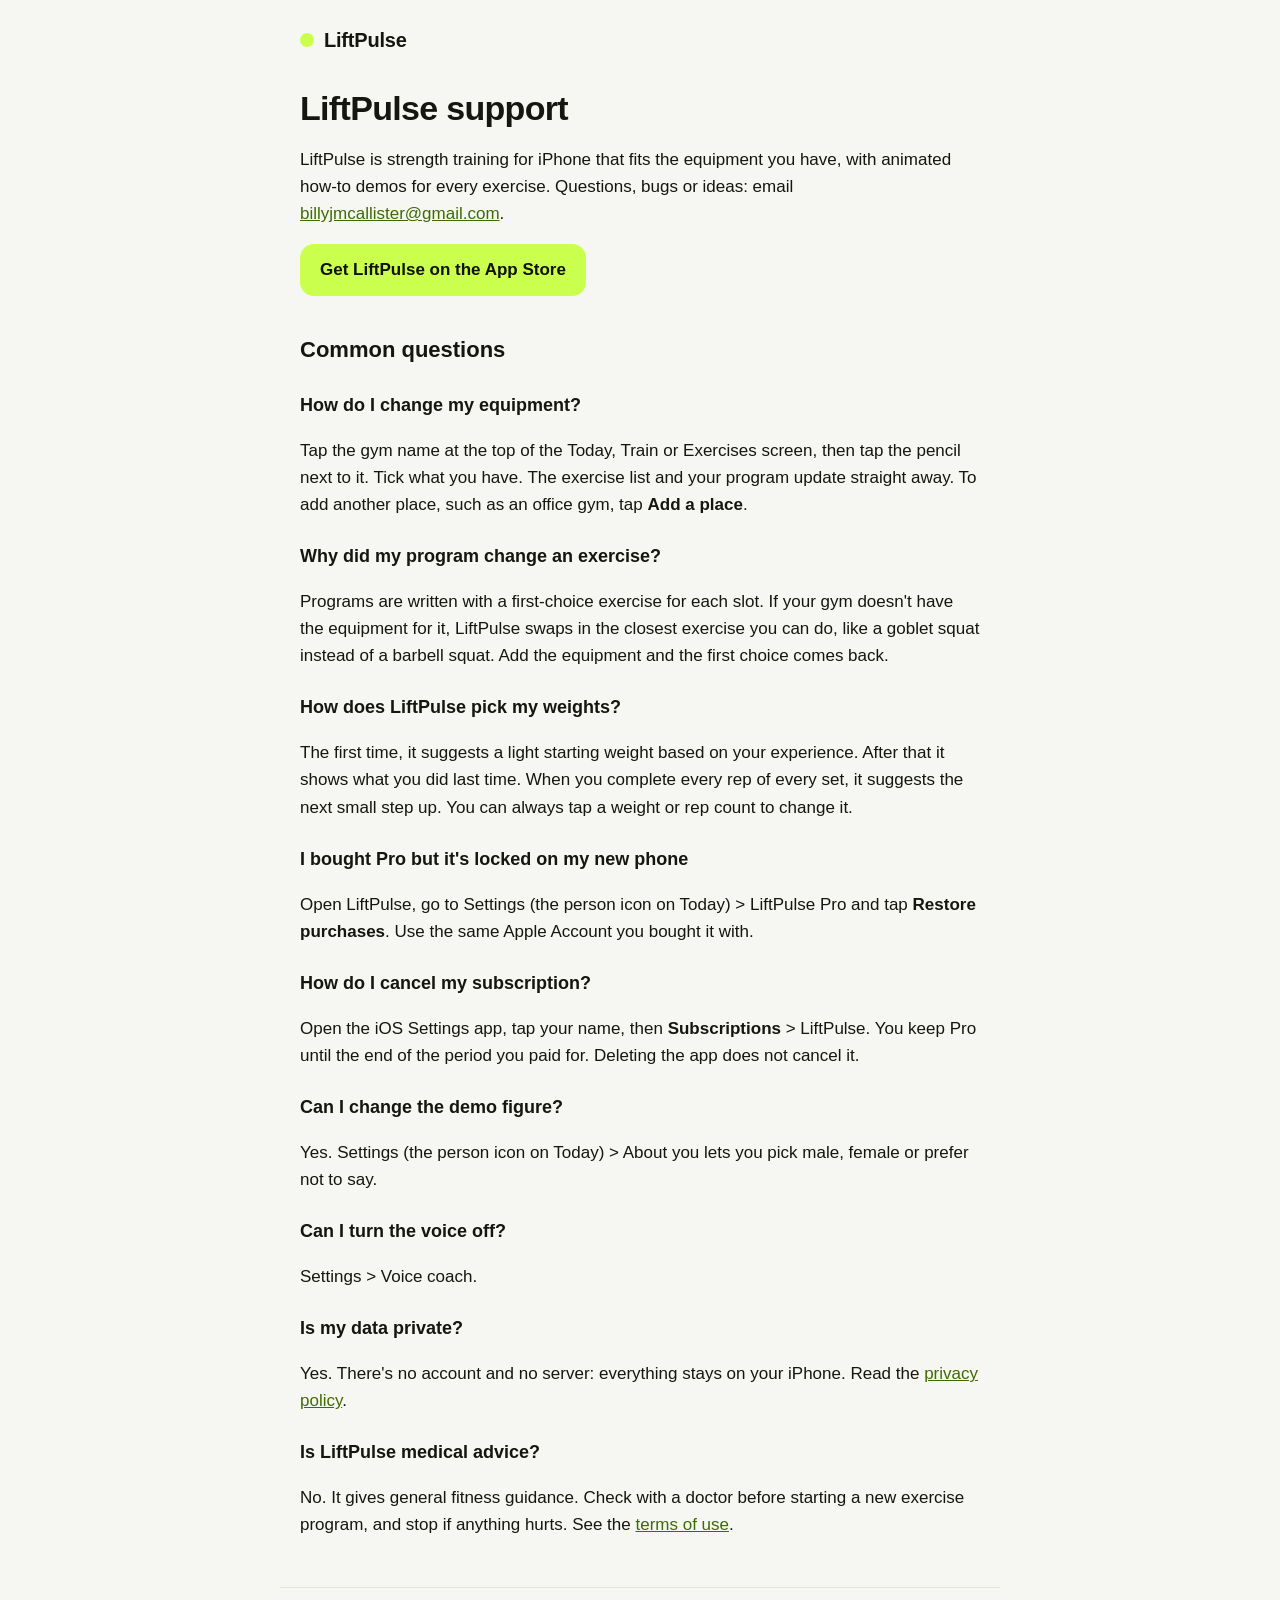
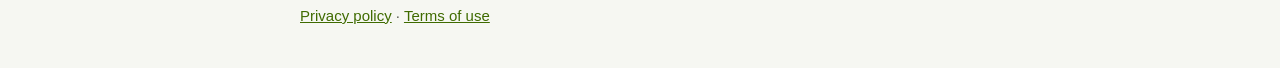
<file: index.html>
<!doctype html>
<html lang="en">
<head>
<meta charset="utf-8">
<meta name="viewport" content="width=device-width, initial-scale=1">
<title>LiftPulse Support</title>
<link rel="stylesheet" href="style.css">
</head>
<body>
<header>
  <a class="brand" href="index.html"><span class="dot"></span>LiftPulse</a>
</header>
<main>
<h1>LiftPulse support</h1>
<p>LiftPulse is strength training for iPhone that fits the equipment you have, with animated
how-to demos for every exercise. Questions, bugs or ideas: email
<a href="mailto:billyjmcallister@gmail.com?subject=LiftPulse">billyjmcallister@gmail.com</a>.</p>
<p><a class="button" href="https://apps.apple.com/app/id6831231960">Get LiftPulse on the App Store</a></p>

<h2>Common questions</h2>

<h3>How do I change my equipment?</h3>
<p>Tap the gym name at the top of the Today, Train or Exercises screen, then tap the pencil next
to it. Tick what you have. The exercise list and your program update straight away. To add
another place, such as an office gym, tap <strong>Add a place</strong>.</p>

<h3>Why did my program change an exercise?</h3>
<p>Programs are written with a first-choice exercise for each slot. If your gym doesn't have the
equipment for it, LiftPulse swaps in the closest exercise you can do, like a goblet squat instead
of a barbell squat. Add the equipment and the first choice comes back.</p>

<h3>How does LiftPulse pick my weights?</h3>
<p>The first time, it suggests a light starting weight based on your experience. After that it
shows what you did last time. When you complete every rep of every set, it suggests the next
small step up. You can always tap a weight or rep count to change it.</p>

<h3>I bought Pro but it's locked on my new phone</h3>
<p>Open LiftPulse, go to Settings (the person icon on Today) &gt; LiftPulse Pro and tap
<strong>Restore purchases</strong>. Use the same Apple Account you bought it with.</p>

<h3>How do I cancel my subscription?</h3>
<p>Open the iOS Settings app, tap your name, then <strong>Subscriptions</strong> &gt; LiftPulse.
You keep Pro until the end of the period you paid for. Deleting the app does not cancel it.</p>

<h3>Can I change the demo figure?</h3>
<p>Yes. Settings (the person icon on Today) &gt; About you lets you pick male, female or prefer
not to say.</p>

<h3>Can I turn the voice off?</h3>
<p>Settings &gt; Voice coach.</p>

<h3>Is my data private?</h3>
<p>Yes. There's no account and no server: everything stays on your iPhone.
Read the <a href="privacy.html">privacy policy</a>.</p>

<h3>Is LiftPulse medical advice?</h3>
<p>No. It gives general fitness guidance. Check with a doctor before starting a new exercise
program, and stop if anything hurts. See the <a href="terms.html">terms of use</a>.</p>
</main>
<footer><a href="privacy.html">Privacy policy</a> · <a href="terms.html">Terms of use</a></footer>
</body>
</html>
</file>
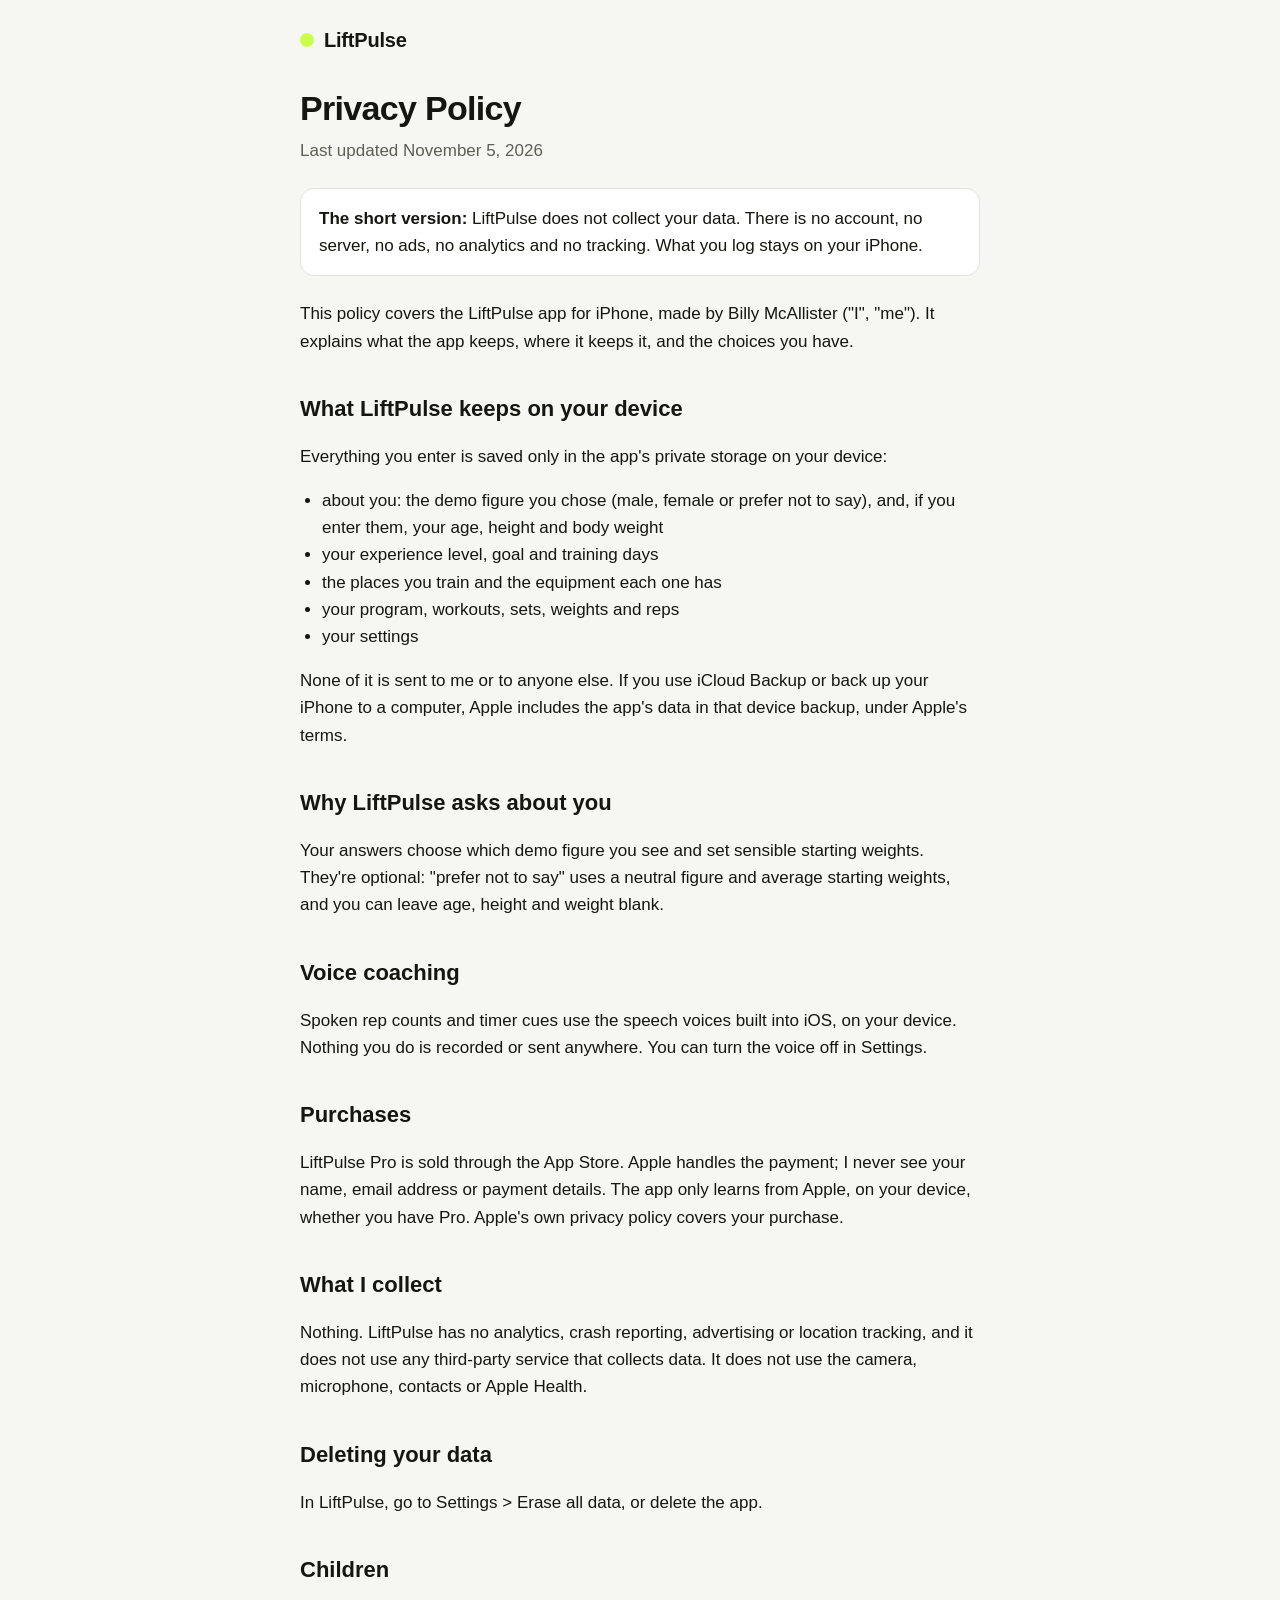
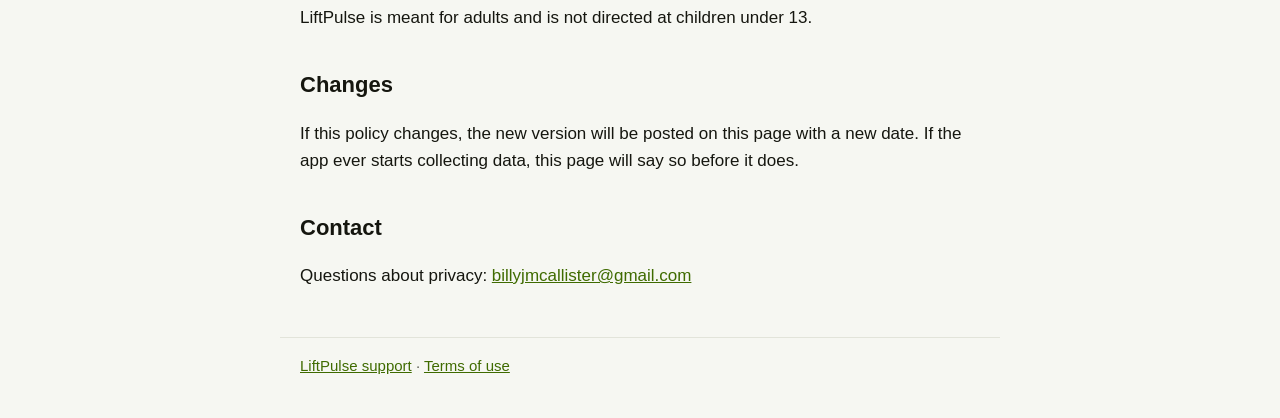
<file: privacy.html>
<!doctype html>
<html lang="en">
<head>
<meta charset="utf-8">
<meta name="viewport" content="width=device-width, initial-scale=1">
<title>LiftPulse Privacy Policy</title>
<link rel="stylesheet" href="style.css">
</head>
<body>
<header>
  <a class="brand" href="index.html"><span class="dot"></span>LiftPulse</a>
</header>
<main>
<h1>Privacy Policy</h1>
<p class="muted">Last updated November 5, 2026</p>

<div class="callout">
  <strong>The short version:</strong> LiftPulse does not collect your data. There is no account,
  no server, no ads, no analytics and no tracking. What you log stays on your iPhone.
</div>

<p>This policy covers the LiftPulse app for iPhone, made by Billy McAllister ("I", "me"). It
explains what the app keeps, where it keeps it, and the choices you have.</p>

<h2>What LiftPulse keeps on your device</h2>
<p>Everything you enter is saved only in the app's private storage on your device:</p>
<ul>
  <li>about you: the demo figure you chose (male, female or prefer not to say), and, if you
  enter them, your age, height and body weight</li>
  <li>your experience level, goal and training days</li>
  <li>the places you train and the equipment each one has</li>
  <li>your program, workouts, sets, weights and reps</li>
  <li>your settings</li>
</ul>
<p>None of it is sent to me or to anyone else. If you use iCloud Backup or back up your iPhone
to a computer, Apple includes the app's data in that device backup, under Apple's terms.</p>

<h2>Why LiftPulse asks about you</h2>
<p>Your answers choose which demo figure you see and set sensible starting weights. They're
optional: "prefer not to say" uses a neutral figure and average starting weights, and you can
leave age, height and weight blank.</p>

<h2>Voice coaching</h2>
<p>Spoken rep counts and timer cues use the speech voices built into iOS, on your device. Nothing
you do is recorded or sent anywhere. You can turn the voice off in Settings.</p>

<h2>Purchases</h2>
<p>LiftPulse Pro is sold through the App Store. Apple handles the payment; I never see your name,
email address or payment details. The app only learns from Apple, on your device, whether you
have Pro. Apple's own privacy policy covers your purchase.</p>

<h2>What I collect</h2>
<p>Nothing. LiftPulse has no analytics, crash reporting, advertising or location tracking, and it
does not use any third-party service that collects data. It does not use the camera, microphone,
contacts or Apple Health.</p>

<h2>Deleting your data</h2>
<p>In LiftPulse, go to Settings &gt; Erase all data, or delete the app.</p>

<h2>Children</h2>
<p>LiftPulse is meant for adults and is not directed at children under 13.</p>

<h2>Changes</h2>
<p>If this policy changes, the new version will be posted on this page with a new date. If the
app ever starts collecting data, this page will say so before it does.</p>

<h2>Contact</h2>
<p>Questions about privacy: <a href="mailto:billyjmcallister@gmail.com">billyjmcallister@gmail.com</a></p>
</main>
<footer><a href="index.html">LiftPulse support</a> · <a href="terms.html">Terms of use</a></footer>
</body>
</html>
</file>
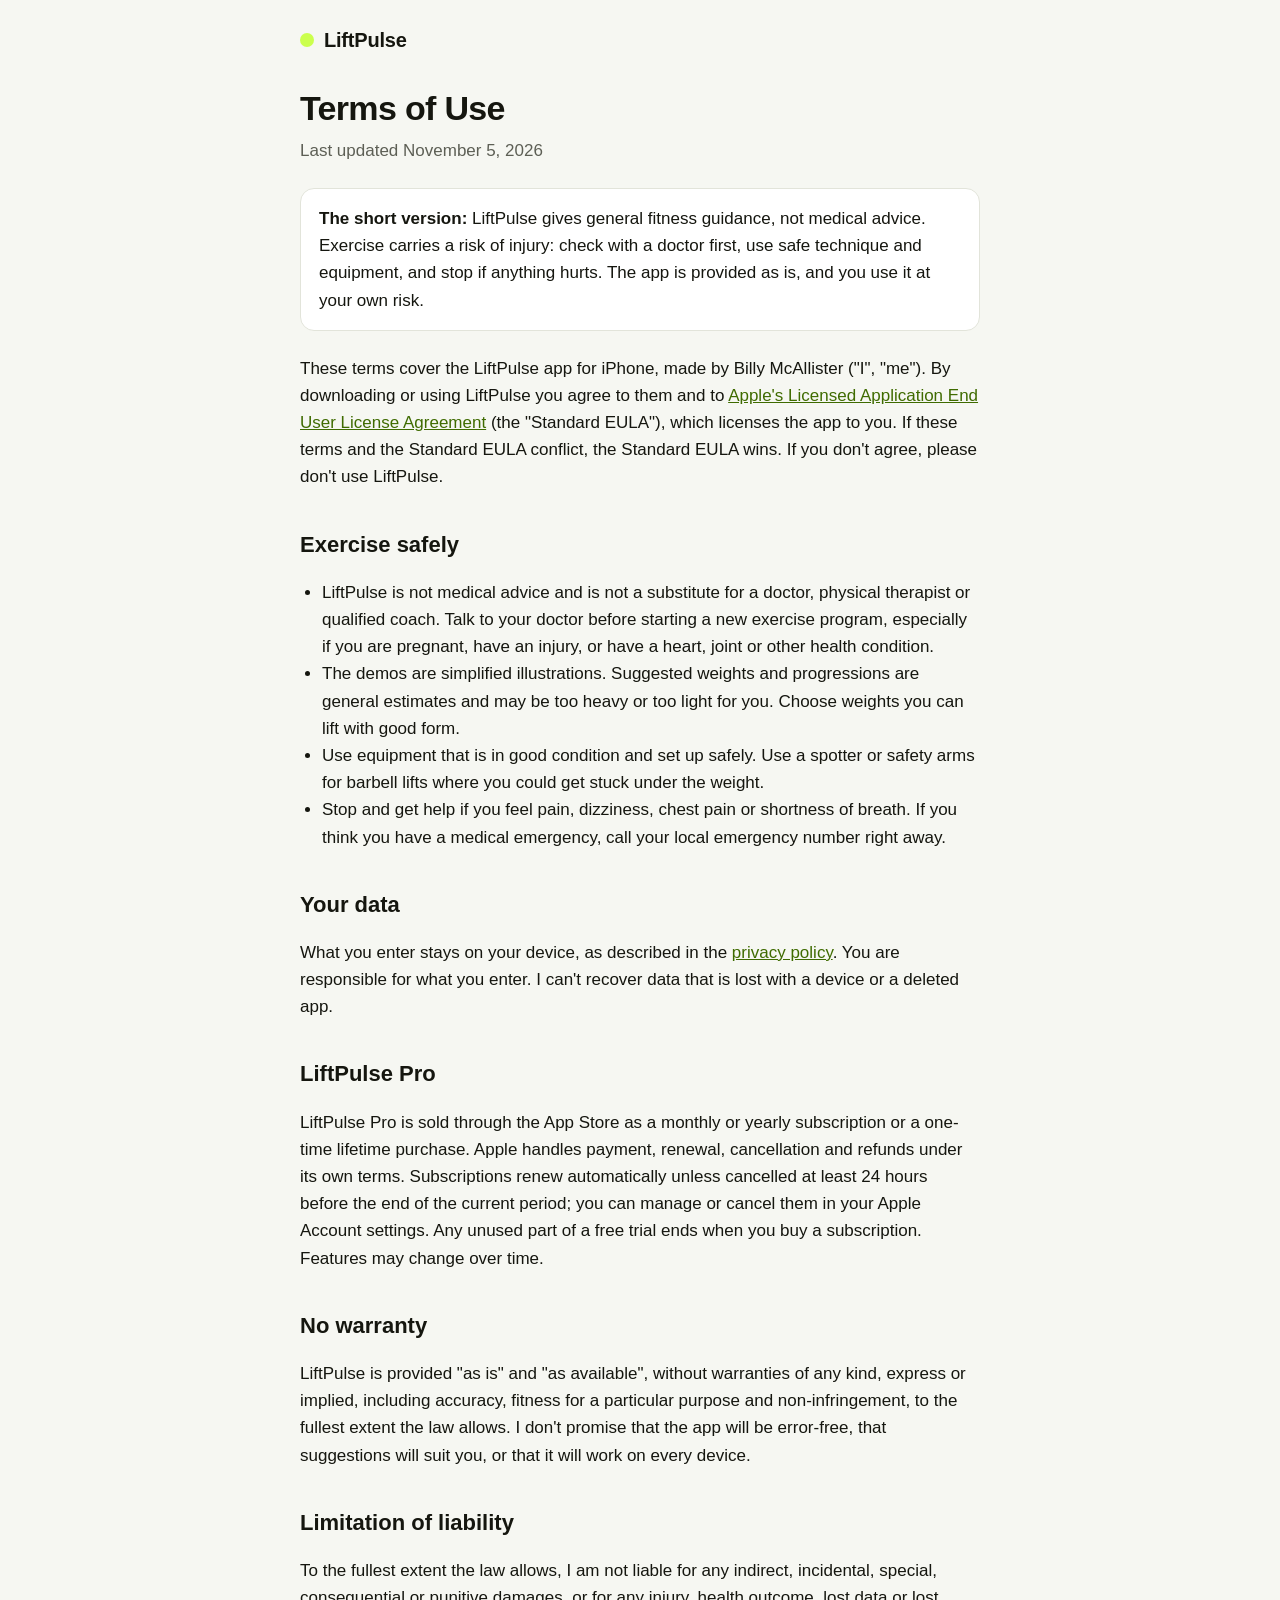
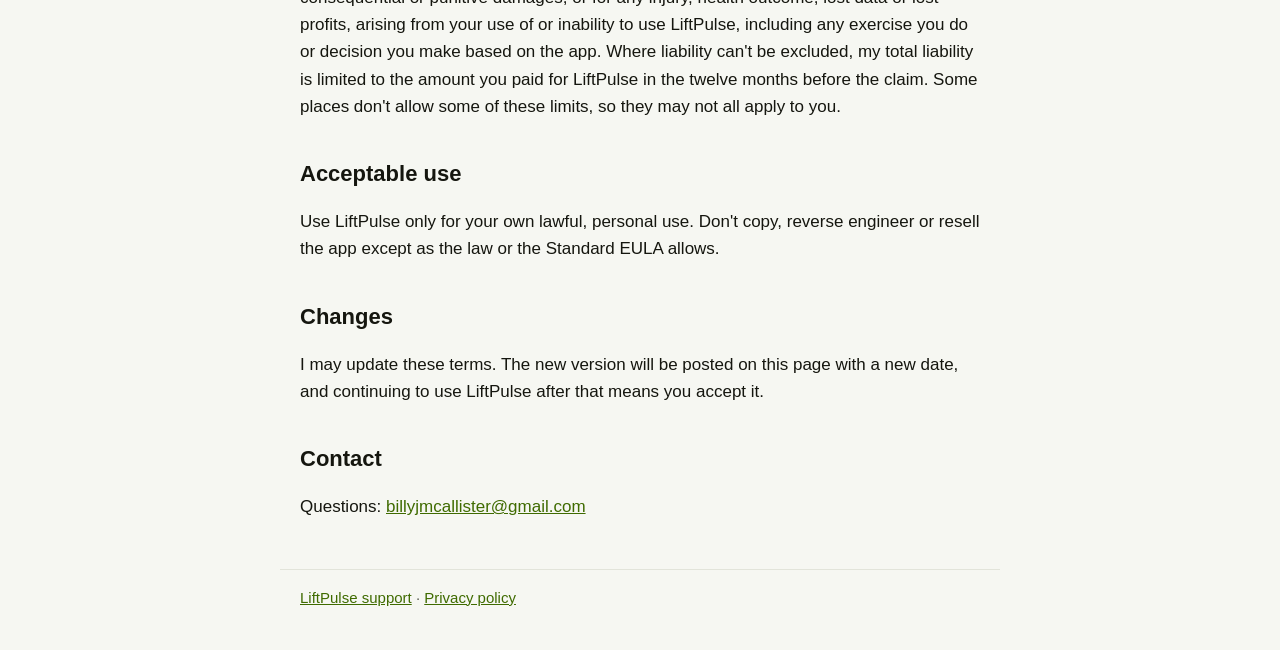
<file: terms.html>
<!doctype html>
<html lang="en">
<head>
<meta charset="utf-8">
<meta name="viewport" content="width=device-width, initial-scale=1">
<title>LiftPulse Terms of Use</title>
<link rel="stylesheet" href="style.css">
</head>
<body>
<header>
  <a class="brand" href="index.html"><span class="dot"></span>LiftPulse</a>
</header>
<main>
<h1>Terms of Use</h1>
<p class="muted">Last updated November 5, 2026</p>

<div class="callout">
  <strong>The short version:</strong> LiftPulse gives general fitness guidance, not medical
  advice. Exercise carries a risk of injury: check with a doctor first, use safe technique and
  equipment, and stop if anything hurts. The app is provided as is, and you use it at your own risk.
</div>

<p>These terms cover the LiftPulse app for iPhone, made by Billy McAllister ("I", "me"). By
downloading or using LiftPulse you agree to them and to
<a href="https://www.apple.com/legal/internet-services/itunes/dev/stdeula/">Apple's Licensed
Application End User License Agreement</a> (the "Standard EULA"), which licenses the app to you.
If these terms and the Standard EULA conflict, the Standard EULA wins. If you don't agree,
please don't use LiftPulse.</p>

<h2>Exercise safely</h2>
<ul>
  <li>LiftPulse is not medical advice and is not a substitute for a doctor, physical therapist
  or qualified coach. Talk to your doctor before starting a new exercise program, especially if
  you are pregnant, have an injury, or have a heart, joint or other health condition.</li>
  <li>The demos are simplified illustrations. Suggested weights and progressions are general
  estimates and may be too heavy or too light for you. Choose weights you can lift with good form.</li>
  <li>Use equipment that is in good condition and set up safely. Use a spotter or safety arms
  for barbell lifts where you could get stuck under the weight.</li>
  <li>Stop and get help if you feel pain, dizziness, chest pain or shortness of breath. If you
  think you have a medical emergency, call your local emergency number right away.</li>
</ul>

<h2>Your data</h2>
<p>What you enter stays on your device, as described in the
<a href="privacy.html">privacy policy</a>. You are responsible for what you enter. I can't
recover data that is lost with a device or a deleted app.</p>

<h2>LiftPulse Pro</h2>
<p>LiftPulse Pro is sold through the App Store as a monthly or yearly subscription or a one-time
lifetime purchase. Apple handles payment, renewal, cancellation and refunds under its own terms.
Subscriptions renew automatically unless cancelled at least 24 hours before the end of the
current period; you can manage or cancel them in your Apple Account settings. Any unused part
of a free trial ends when you buy a subscription. Features may change over time.</p>

<h2>No warranty</h2>
<p>LiftPulse is provided "as is" and "as available", without warranties of any kind, express or
implied, including accuracy, fitness for a particular purpose and non-infringement, to the
fullest extent the law allows. I don't promise that the app will be error-free, that
suggestions will suit you, or that it will work on every device.</p>

<h2>Limitation of liability</h2>
<p>To the fullest extent the law allows, I am not liable for any indirect, incidental, special,
consequential or punitive damages, or for any injury, health outcome, lost data or lost profits,
arising from your use of or inability to use LiftPulse, including any exercise you do or decision
you make based on the app. Where liability can't be excluded, my total liability is limited to
the amount you paid for LiftPulse in the twelve months before the claim. Some places don't allow
some of these limits, so they may not all apply to you.</p>

<h2>Acceptable use</h2>
<p>Use LiftPulse only for your own lawful, personal use. Don't copy, reverse engineer or resell
the app except as the law or the Standard EULA allows.</p>

<h2>Changes</h2>
<p>I may update these terms. The new version will be posted on this page with a new date, and
continuing to use LiftPulse after that means you accept it.</p>

<h2>Contact</h2>
<p>Questions: <a href="mailto:billyjmcallister@gmail.com">billyjmcallister@gmail.com</a></p>
</main>
<footer><a href="index.html">LiftPulse support</a> · <a href="privacy.html">Privacy policy</a></footer>
</body>
</html>
</file>
<file: style.css>
:root {
  --bg: #f6f7f2;
  --text: #15160f;
  --muted: #5d5f55;
  --card: #ffffff;
  --line: #e2e4da;
  --link: #3f6b00;
  --accent: #cbff4d;
  --on-accent: #101208;
}
@media (prefers-color-scheme: dark) {
  :root {
    --bg: #0a0a0d;
    --text: #f4f4f6;
    --muted: #a3a3b0;
    --card: #15151b;
    --line: #2a2a34;
    --link: #cbff4d;
  }
}
* { box-sizing: border-box; }
body {
  margin: 0;
  background: var(--bg);
  color: var(--text);
  font: 17px/1.6 -apple-system, BlinkMacSystemFont, "Segoe UI", Roboto, sans-serif;
}
header, main, footer { max-width: 720px; margin: 0 auto; padding: 0 20px; }
header { padding-top: 24px; }
.brand {
  display: inline-flex; align-items: center; gap: 10px;
  color: var(--text); text-decoration: none; font-weight: 800; font-size: 20px; letter-spacing: -0.01em;
}
.brand .dot { width: 14px; height: 14px; border-radius: 50%; background: var(--accent); }
h1 { font-size: 34px; line-height: 1.2; margin: 32px 0 8px; letter-spacing: -0.02em; }
h2 { font-size: 22px; margin: 36px 0 8px; }
h3 { font-size: 18px; margin: 24px 0 4px; }
a { color: var(--link); }
.muted { color: var(--muted); margin-top: 0; }
ul { padding-left: 22px; }
.callout {
  background: var(--card); border: 1px solid var(--line);
  border-radius: 14px; padding: 16px 18px; margin: 24px 0;
}
.button {
  display: inline-block; background: var(--accent); color: var(--on-accent); text-decoration: none;
  font-weight: 700; padding: 12px 20px; border-radius: 14px;
}
footer {
  margin-top: 48px; padding-top: 16px; padding-bottom: 40px;
  border-top: 1px solid var(--line); color: var(--muted); font-size: 15px;
}
</file>
